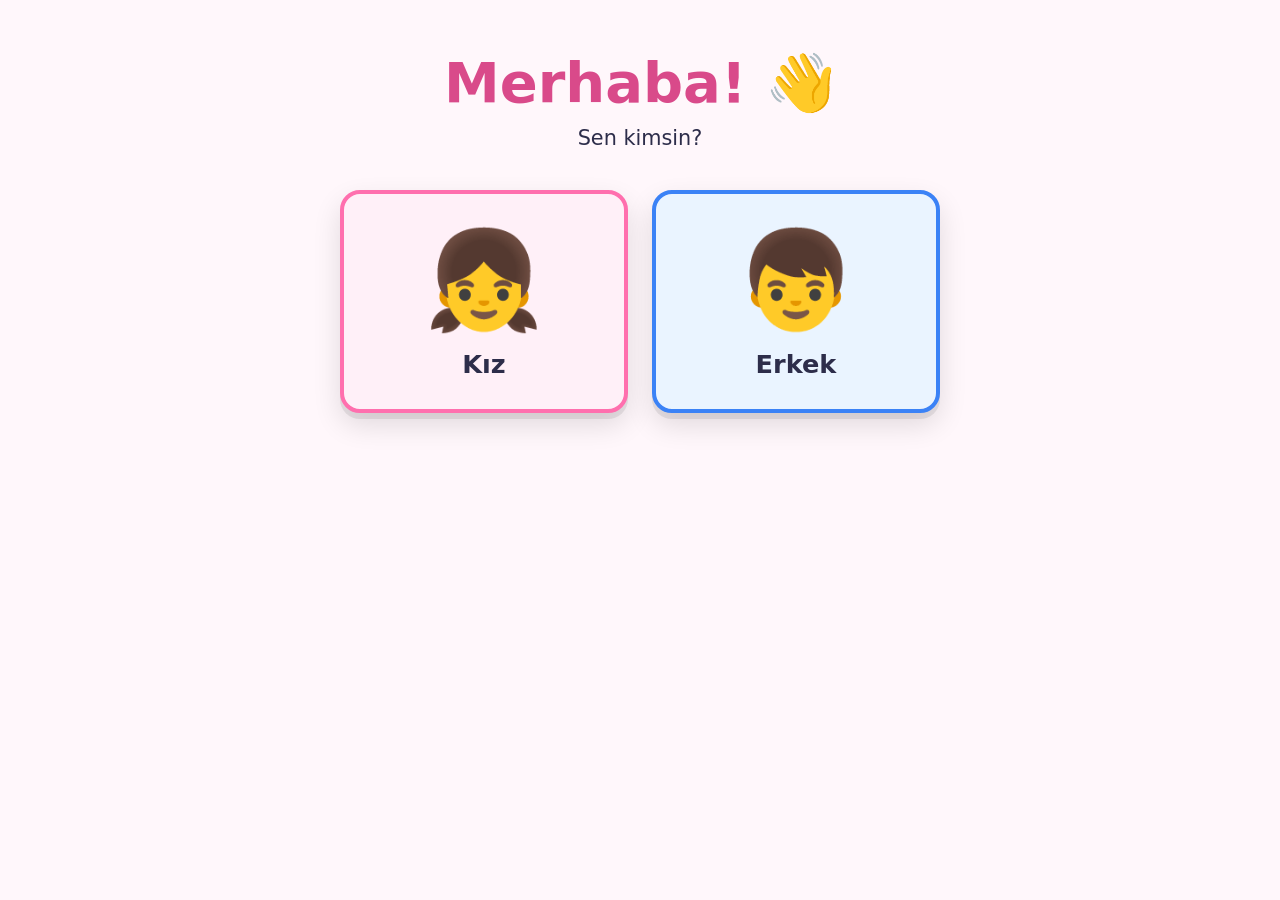
<file: index.html>
<!DOCTYPE html>
<html lang="tr">
<head>
<meta charset="UTF-8">
<meta name="viewport" content="width=device-width, initial-scale=1.0, user-scalable=no">
<title>Çocuk Oyun Sitesi</title>
<link rel="stylesheet" href="css/style.css">
</head>
<body>
<div id="app">
  <!-- Profil seçimi -->
  <section id="profile-screen" class="screen">
    <h1>Merhaba! 👋</h1>
    <p class="subtitle">Sen kimsin?</p>
    <div class="profile-grid">
      <button class="profile-card girl" data-profile="girl">
        <span class="profile-emoji">👧</span>
        <span class="profile-name">Kız</span>
      </button>
      <button class="profile-card boy" data-profile="boy">
        <span class="profile-emoji">👦</span>
        <span class="profile-name">Erkek</span>
      </button>
    </div>
  </section>

  <!-- Ana menü -->
  <section id="menu-screen" class="screen hidden">
    <header class="top-bar">
      <button id="change-profile" class="icon-btn" title="Profili değiştir">🔄</button>
      <h2 id="welcome">Hoş geldin!</h2>
      <span id="profile-badge" class="profile-badge"></span>
    </header>

    <!-- Bölüm 1: Hafıza Oyunları -->
    <div class="menu-section">
      <h3 class="section-title">🧠 Hafıza Oyunları</h3>
      <div class="games-grid" id="games-grid"></div>
    </div>

    <!-- Bölüm 2: Eğlence Oyunları -->
    <div class="menu-section">
      <h3 class="section-title">🎮 Eğlence Oyunları</h3>
      <div class="games-grid" id="fun-grid"></div>
    </div>

    <!-- Bölüm 3: Macera & Keşif -->
    <div class="menu-section">
      <h3 class="section-title">🌍 Macera &amp; Keşif</h3>
      <a class="adventure-banner" href="adventure/index.html">
        <div class="adventure-icons">🏛️ 🔭 🗺️ 🕌</div>
        <div class="adventure-text">
          <strong>Tarih · Fen · Genel Kültür · İstanbul</strong>
          <span>40 hap bilgi kartı — çevir ve öğren!</span>
        </div>
        <div class="adventure-arrow">➡️</div>
      </a>
    </div>
  </section>
</div>
<script src="js/themes.js"></script>
<script src="js/progress.js"></script>
<script src="js/main.js"></script>
</body>
</html>
</file>
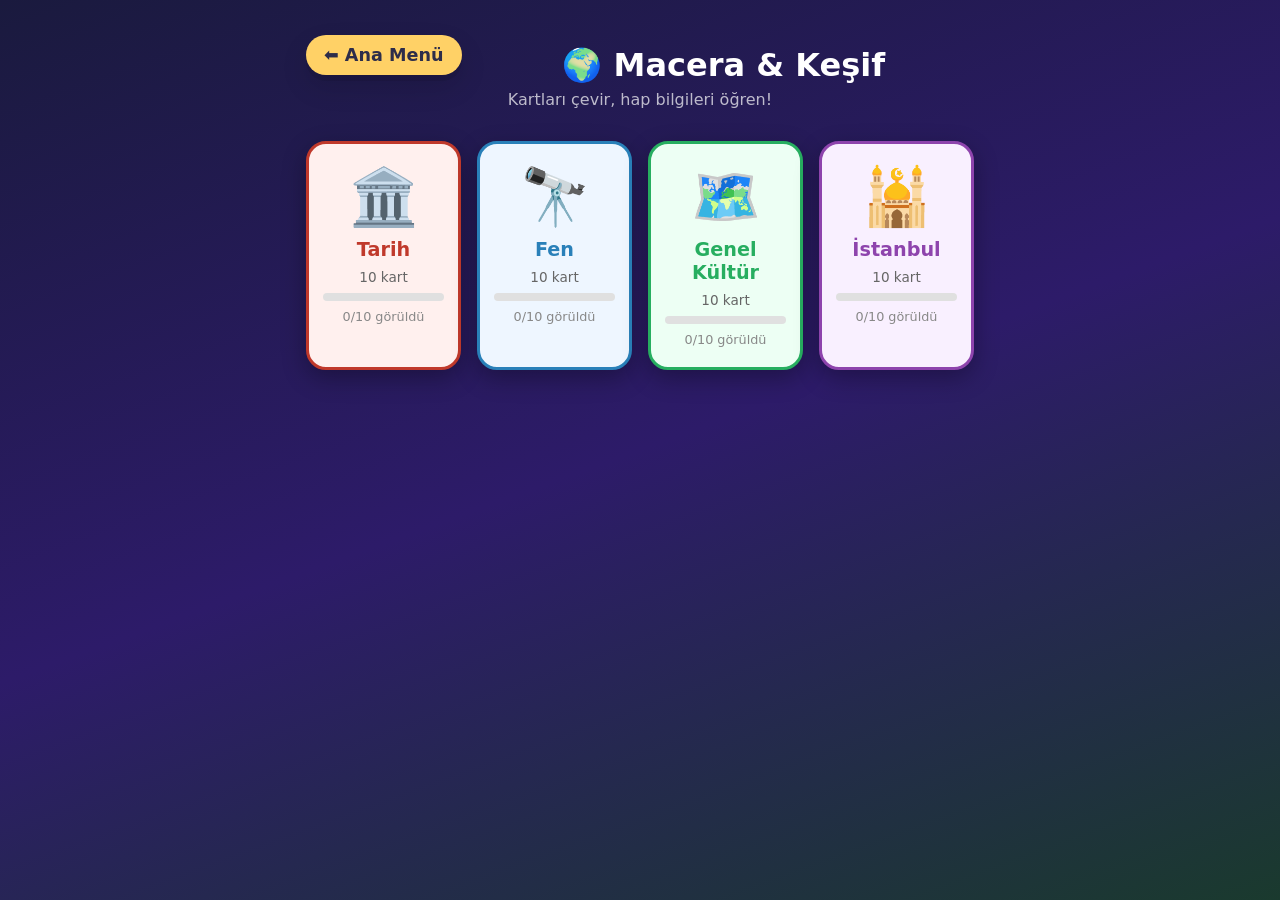
<file: adventure/index.html>
<!DOCTYPE html>
<html lang="tr">
<head>
<meta charset="UTF-8">
<meta name="viewport" content="width=device-width, initial-scale=1.0, user-scalable=no">
<title>Macera & Keşif</title>
<link rel="stylesheet" href="../css/style.css">
<link rel="stylesheet" href="../css/adventure.css">
</head>
<body class="adv-body">
<div class="adv-wrap">
  <header class="adv-header">
    <a class="back-btn" href="../index.html">⬅️ Ana Menü</a>
    <h1>🌍 Macera &amp; Keşif</h1>
    <p class="adv-subtitle">Kartları çevir, hap bilgileri öğren!</p>
  </header>

  <div class="adv-cat-grid" id="cat-grid"></div>
</div>

<script src="../js/adventure/data.js"></script>
<script>
document.addEventListener("DOMContentLoaded", () => {
  const PROGRESS_KEY = "adventure_progress_v1";
  function getProgress() { try { return JSON.parse(localStorage.getItem(PROGRESS_KEY)||"{}"); } catch { return {}; } }

  const grid = document.getElementById("cat-grid");
  Object.entries(ADVENTURE_CATEGORIES).forEach(([id, cat]) => {
    const prog = getProgress();
    const seen = Object.keys(prog[id]||{}).length;
    const total = cat.cards.length;
    const pct = Math.round(seen/total*100);

    const card = document.createElement("a");
    card.className = "adv-cat-card";
    card.href = `cards.html?cat=${id}`;
    card.style.setProperty("--cc", cat.color);
    card.style.setProperty("--cl", cat.colorLight);
    card.innerHTML = `
      <div class="adv-cat-icon">${cat.icon}</div>
      <div class="adv-cat-name">${cat.title}</div>
      <div class="adv-cat-count">${total} kart</div>
      <div class="adv-cat-bar-wrap">
        <div class="adv-cat-bar" style="width:${pct}%; background:var(--cc)"></div>
      </div>
      <div class="adv-cat-pct">${seen}/${total} görüldü</div>
    `;
    grid.appendChild(card);
  });
});
</script>
</body>
</html>
</file>
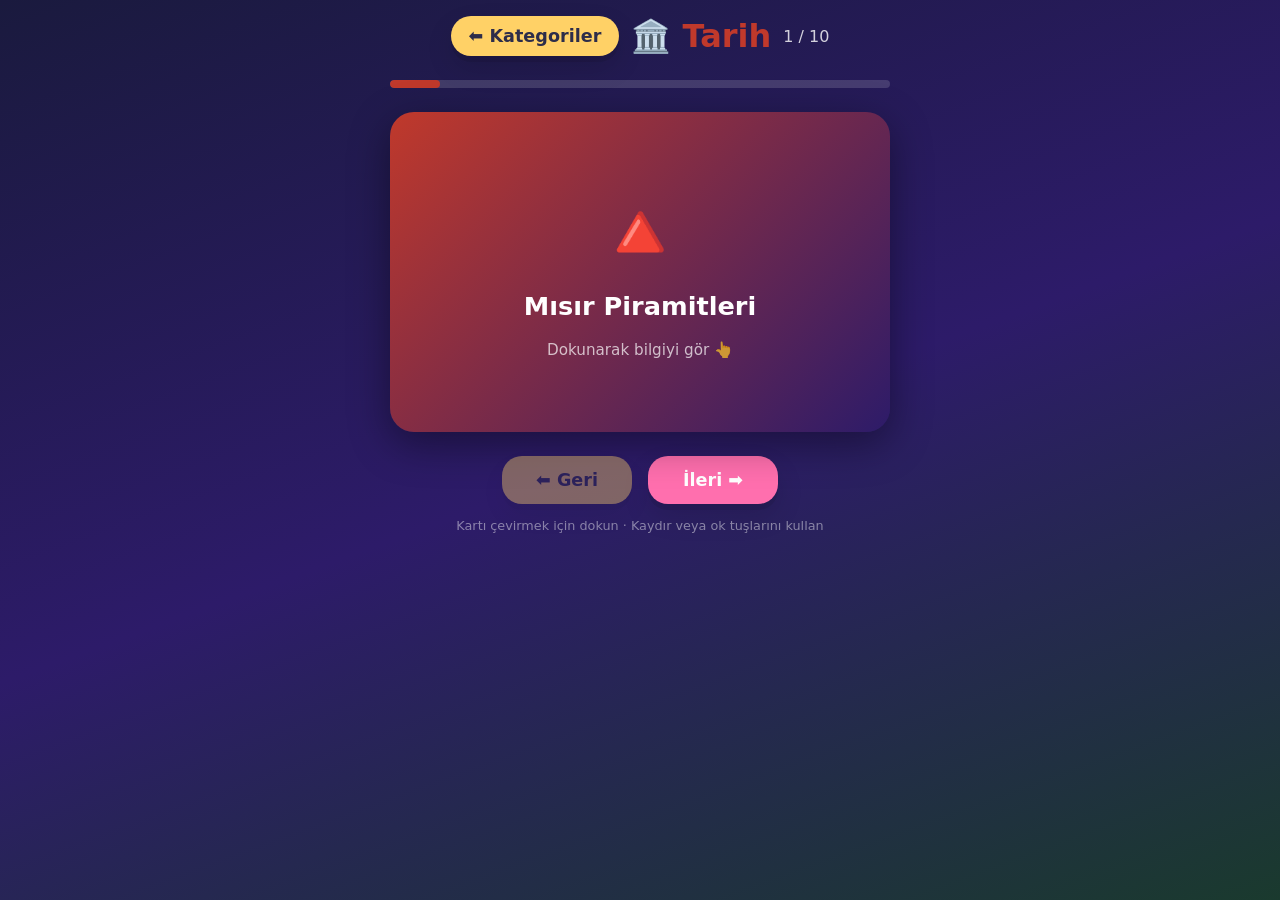
<file: adventure/cards.html>
<!DOCTYPE html>
<html lang="tr">
<head>
<meta charset="UTF-8">
<meta name="viewport" content="width=device-width, initial-scale=1.0, user-scalable=no">
<title>Keşif Kartları</title>
<link rel="stylesheet" href="../css/style.css">
<link rel="stylesheet" href="../css/adventure.css">
</head>
<body class="adv-body">
<div class="adv-wrap cards-wrap">
  <header class="adv-header">
    <a class="back-btn" href="index.html">⬅️ Kategoriler</a>
    <h2 id="cat-title">Yükleniyor...</h2>
    <div id="progress-text" class="progress-text">1 / 10</div>
  </header>

  <div class="progress-bar-track">
    <div id="progress-bar-fill" class="progress-bar-fill"></div>
  </div>

  <!-- Kart -->
  <div class="card-scene" id="card-scene" onclick="flipCard()">
    <div class="card-inner" id="card-inner">
      <div class="card-face card-front" id="card-front"></div>
      <div class="card-face card-back"  id="card-back"></div>
    </div>
  </div>

  <!-- Navigasyon -->
  <div class="card-nav">
    <button class="btn secondary" id="btn-prev" onclick="prevCard()">⬅️ Geri</button>
    <button class="btn"           id="btn-next" onclick="nextCard()">İleri ➡️</button>
  </div>

  <p class="adv-hint">Kartı çevirmek için dokun · Kaydır veya ok tuşlarını kullan</p>
</div>

<script src="../js/adventure/data.js"></script>
<script src="../js/adventure/cards.js"></script>
</body>
</html>
</file>
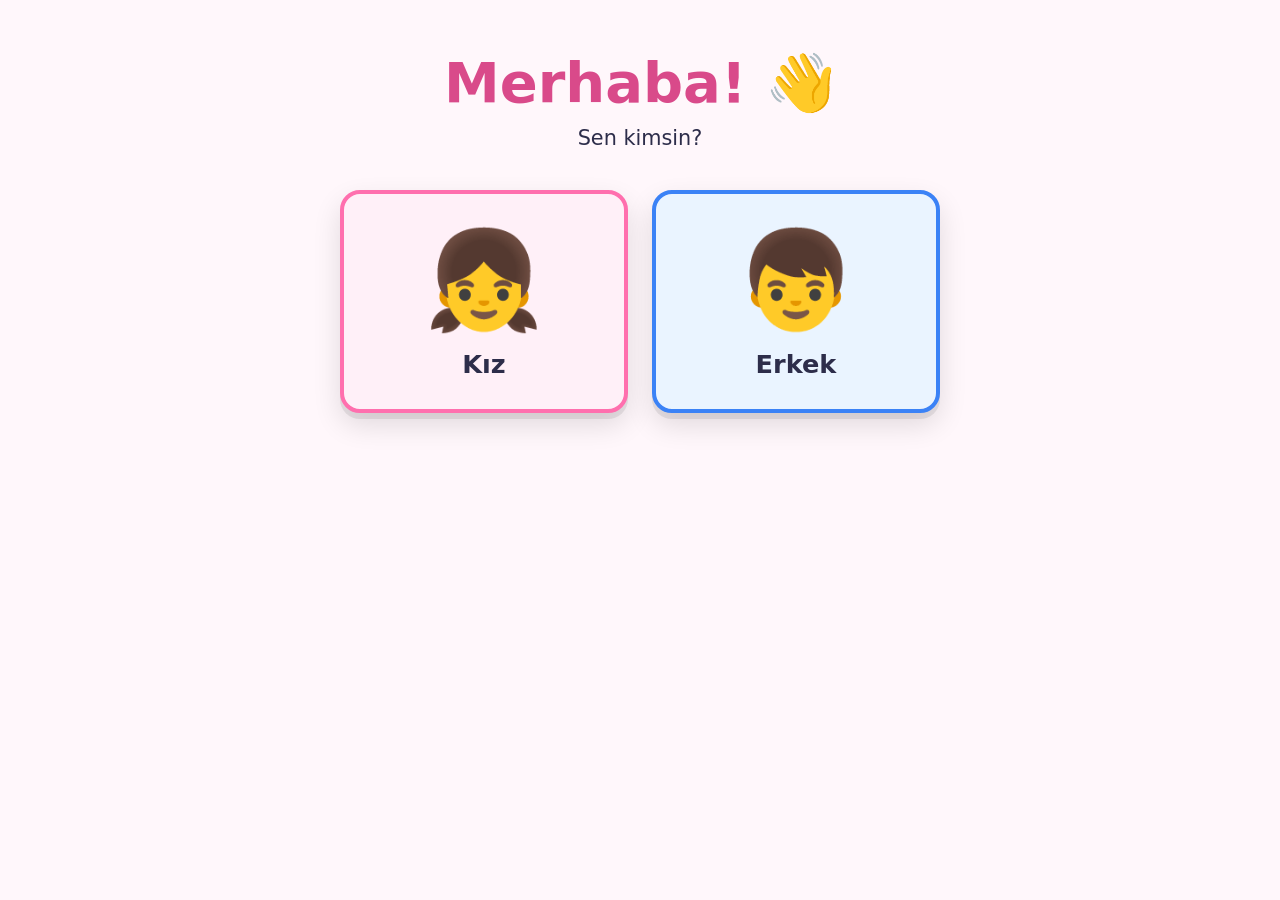
<file: games/difference.html>
<!DOCTYPE html>
<html lang="tr">
<head>
<meta charset="UTF-8">
<meta name="viewport" content="width=device-width, initial-scale=1.0, user-scalable=no">
<title>Farkı Bul</title>
<link rel="stylesheet" href="../css/style.css">
</head>
<body>
<div id="app" class="game-wrap">
  <div class="game-header">
    <a class="back-btn" href="../index.html">⬅️ Menü</a>
    <h1 class="game-title-big">🔍 Farkı Bul</h1>
    <div class="hud" id="hud"></div>
  </div>
  <p class="hint" id="hint">Bir seviye seç:</p>
  <div id="level-picker" class="level-picker"></div>
  <div id="board"></div>
</div>
<script src="../js/themes.js"></script>
<script src="../js/progress.js"></script>
<script src="../js/game-ui.js"></script>
<script src="../js/games/difference.js"></script>
</body>
</html>
</file>
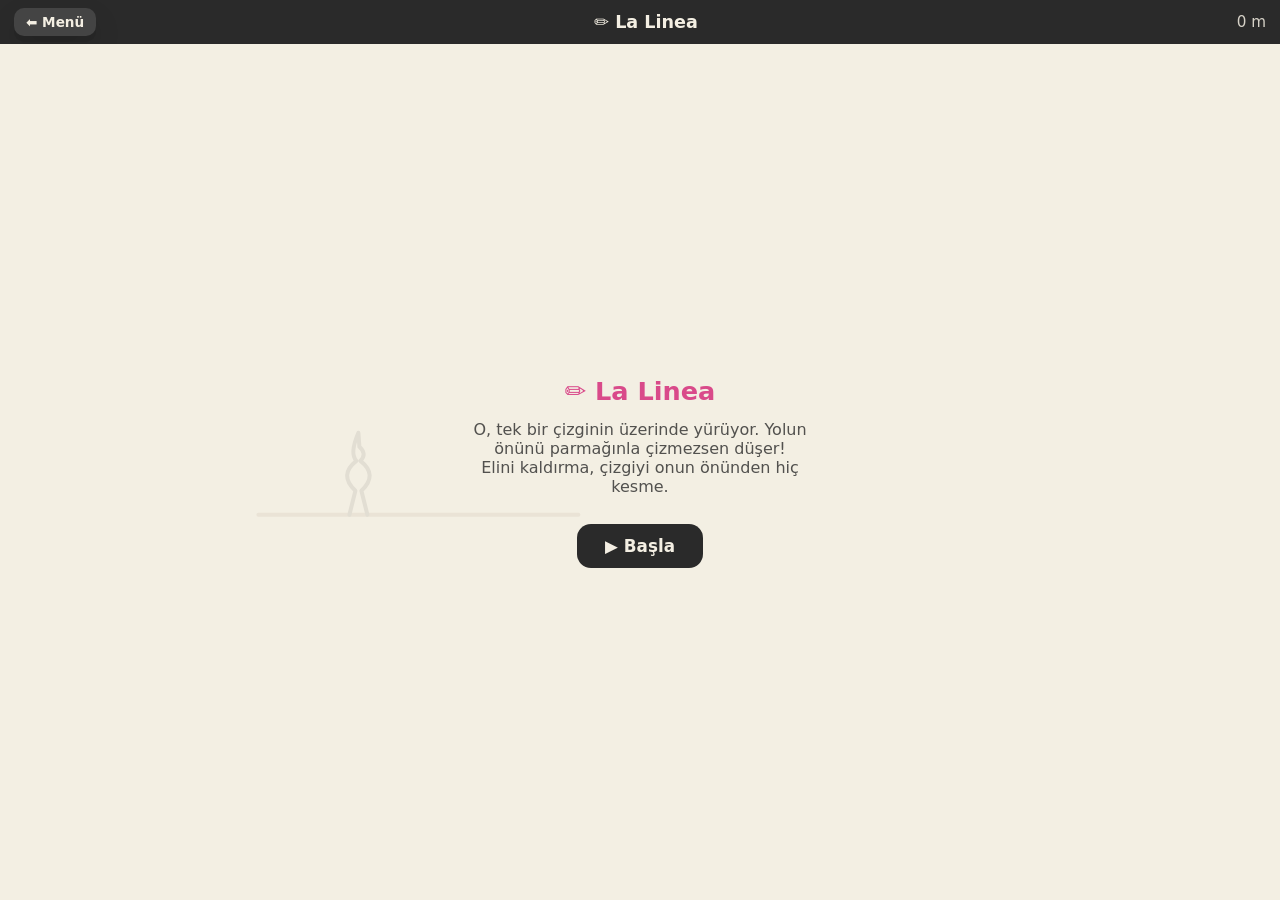
<file: games/linea.html>
<!DOCTYPE html>
<html lang="tr">
<head>
<meta charset="UTF-8">
<meta name="viewport" content="width=device-width, initial-scale=1.0, maximum-scale=1.0, user-scalable=no, viewport-fit=cover">
<title>La Linea</title>
<link rel="stylesheet" href="../css/style.css">
<style>
* { box-sizing: border-box; -webkit-tap-highlight-color: transparent; }
html, body {
  margin: 0; padding: 0; width: 100%;
  height: 100vh; height: 100dvh;
  overflow: hidden;
  background: #f4efe3;
  touch-action: none;
  -webkit-user-select: none; user-select: none;
}
#linea-app {
  width: 100%; height: 100%;
  display: flex; flex-direction: column;
  padding-left:  env(safe-area-inset-left,  0px);
  padding-right: env(safe-area-inset-right, 0px);
}
.linea-header {
  display: flex; justify-content: space-between; align-items: center;
  padding: 8px 14px;
  padding-top: calc(8px + env(safe-area-inset-top, 0px));
  background: #2a2a2a;
  color: #f4efe3;
  font-family: "Comic Sans MS", system-ui, sans-serif;
  flex-shrink: 0;
  gap: 10px;
}
.linea-header .back-btn {
  background: #444; color: #f4efe3; text-decoration: none;
  padding: 6px 12px; border-radius: 10px; font-size: 0.85rem;
  flex-shrink: 0;
}
.linea-header .back-btn:active { background: #333; }
.linea-title { font-size: 1.1rem; font-weight: bold; white-space: nowrap; }
.linea-score { font-size: 0.95rem; opacity: 0.85; min-width: 70px; text-align: right; }

.canvas-wrap {
  flex: 1; position: relative; overflow: hidden;
  padding-bottom: env(safe-area-inset-bottom, 0px);
}
#linea-canvas {
  display: block;
  width: 100%; height: 100%;
  touch-action: none;
  cursor: crosshair;
}

.linea-overlay {
  position: absolute; inset: 0;
  display: flex; flex-direction: column; align-items: center; justify-content: center;
  gap: 14px;
  background: rgba(244, 239, 227, 0.92);
  text-align: center;
  padding: 20px;
  font-family: "Comic Sans MS", system-ui, sans-serif;
  color: #2a2a2a;
}
.linea-overlay.hidden { display: none; }
.linea-overlay h1 { font-size: 1.6rem; margin: 0; }
.linea-overlay p { font-size: 1rem; margin: 0; max-width: 340px; opacity: 0.8; }
.linea-overlay .big-score { font-size: 2.2rem; font-weight: bold; margin: 0; }
.linea-overlay .best-score { font-size: 0.9rem; opacity: 0.7; margin: 0; }
.linea-btn {
  background: #2a2a2a; color: #f4efe3; border: none;
  padding: 12px 28px; border-radius: 14px;
  font-size: 1.05rem; font-weight: bold; cursor: pointer;
  font-family: inherit; touch-action: manipulation;
}
.linea-btn:active { background: #111; }
</style>
</head>
<body>

<div id="linea-app">
  <div class="linea-header">
    <a class="back-btn" href="../index.html">⬅️ Menü</a>
    <div class="linea-title">✏️ La Linea</div>
    <div class="linea-score" id="live-score">0 m</div>
  </div>
  <div class="canvas-wrap">
    <canvas id="linea-canvas"></canvas>

    <div class="linea-overlay" id="start-overlay">
      <h1>✏️ La Linea</h1>
      <p>O, tek bir çizginin üzerinde yürüyor. Yolun önünü parmağınla çizmezsen düşer!<br>Elini kaldırma, çizgiyi onun önünden hiç kesme.</p>
      <p class="best-score" id="best-score-start"></p>
      <button class="linea-btn" id="btn-play">▶ Başla</button>
    </div>

    <div class="linea-overlay hidden" id="over-overlay">
      <h1>Çizgi bitti! 😯</h1>
      <p class="big-score" id="final-score">0 m</p>
      <p class="best-score" id="best-score-over"></p>
      <button class="linea-btn" id="btn-retry">🔁 Tekrar Dene</button>
    </div>
  </div>
</div>

<script src="../js/games/linea.js"></script>
</body>
</html>
</file>
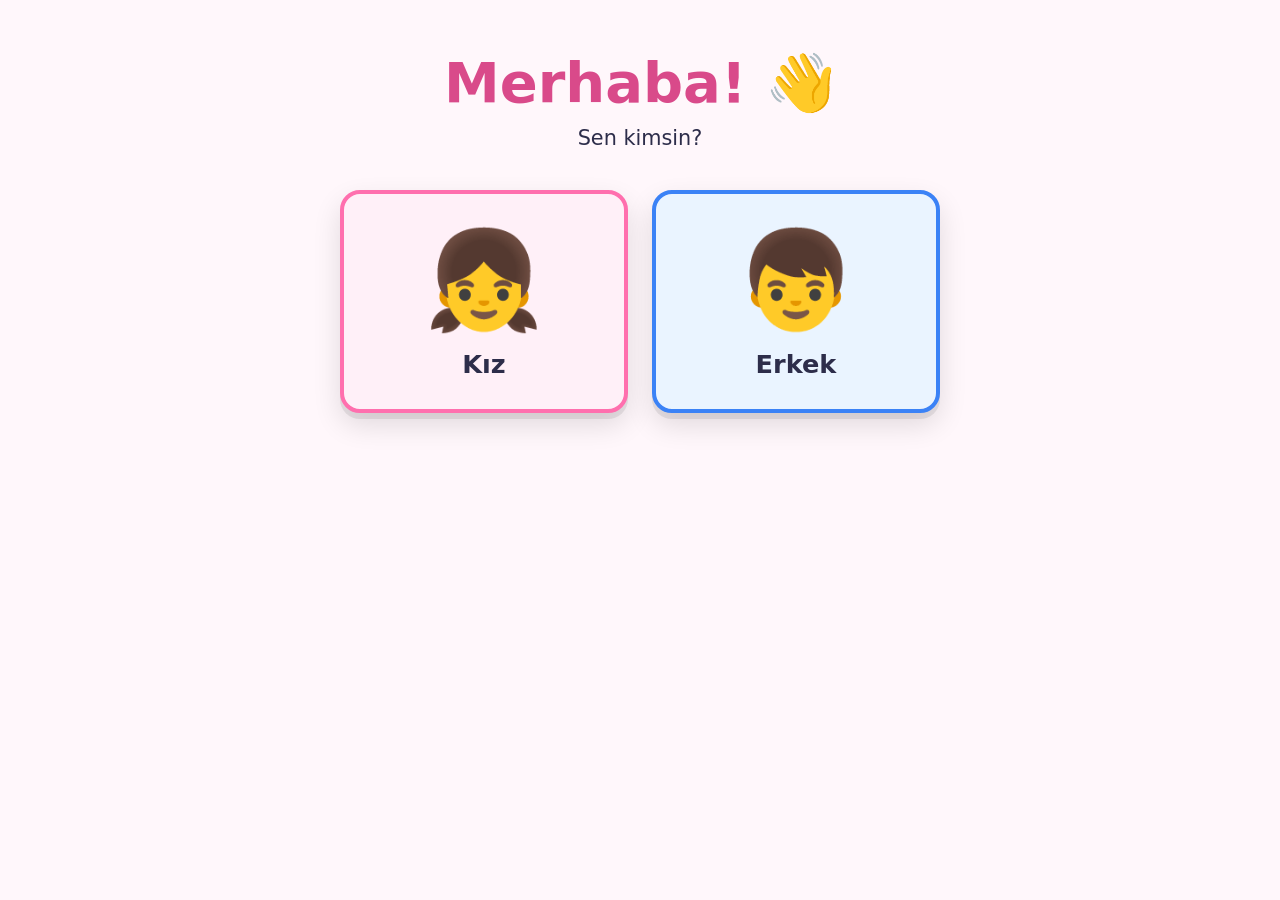
<file: games/match.html>
<!DOCTYPE html>
<html lang="tr">
<head>
<meta charset="UTF-8">
<meta name="viewport" content="width=device-width, initial-scale=1.0, user-scalable=no">
<title>Kart Eşleştirme</title>
<link rel="stylesheet" href="../css/style.css">
</head>
<body>
<div id="app" class="game-wrap">
  <div class="game-header">
    <a class="back-btn" href="../index.html">⬅️ Menü</a>
    <h1 class="game-title-big">🎴 Kart Eşleştirme</h1>
    <div class="hud" id="hud"></div>
  </div>
  <p class="hint" id="hint">Bir seviye seç:</p>
  <div id="level-picker" class="level-picker"></div>
  <div id="board"></div>
</div>
<script src="../js/themes.js"></script>
<script src="../js/progress.js"></script>
<script src="../js/game-ui.js"></script>
<script src="../js/games/match.js"></script>
</body>
</html>
</file>
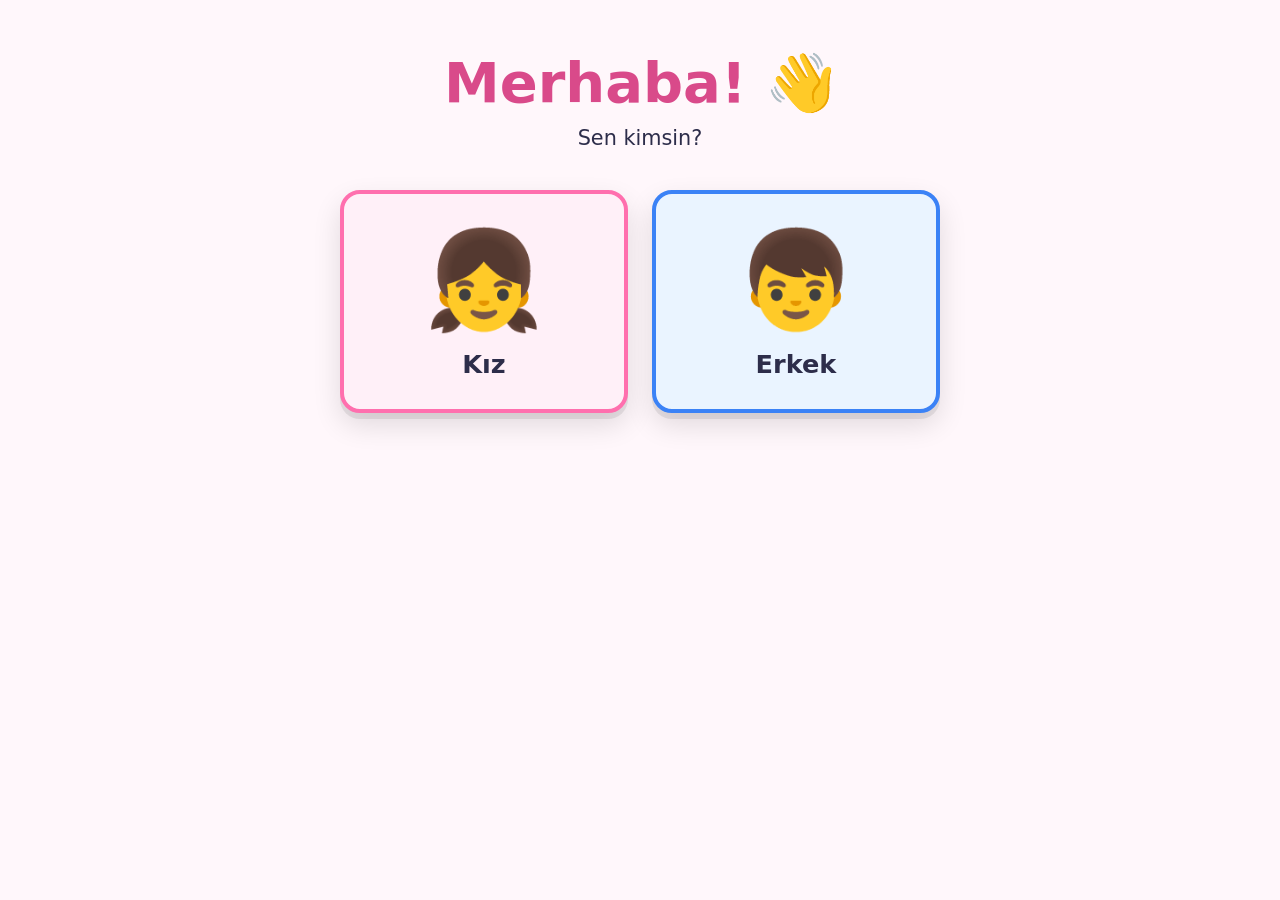
<file: games/plant.html>
<!DOCTYPE html>
<html lang="tr">
<head>
<meta charset="UTF-8">
<meta name="viewport" content="width=device-width, initial-scale=1.0, user-scalable=no">
<title>Bitki Atölyesi</title>
<link rel="stylesheet" href="../css/style.css">
<link rel="stylesheet" href="../css/plant.css">
</head>
<body>
<div id="app" class="game-wrap">
  <div class="game-header">
    <a class="back-btn" href="../index.html">⬅️ Menü</a>
    <h1 class="game-title-big">🌱 Bitki Atölyesi</h1>
    <div class="hud" id="hud"></div>
  </div>
  <div id="plant-root"></div>
</div>
<script src="../js/game-ui.js"></script>
<script src="../js/games/plant.js"></script>
</body>
</html>
</file>
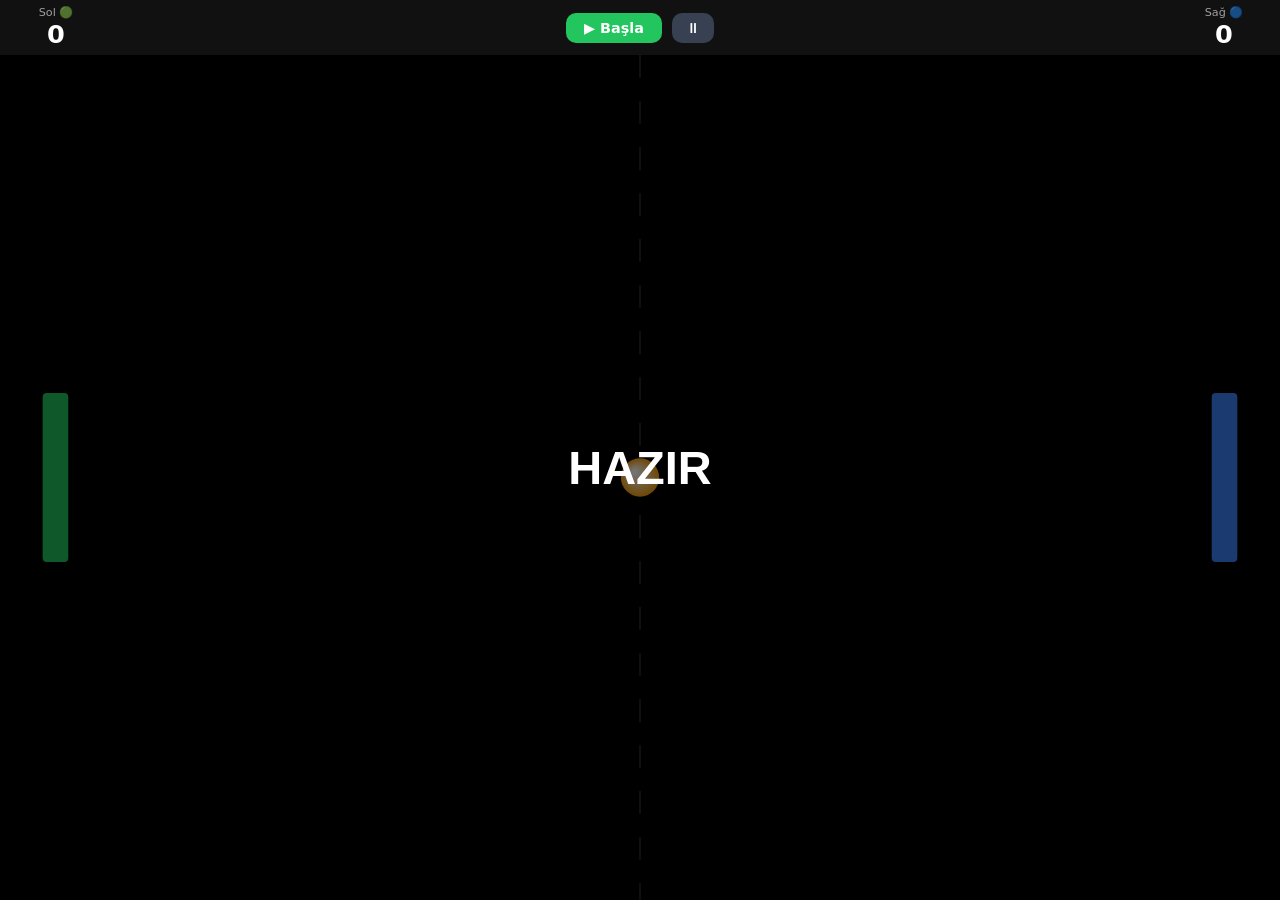
<file: games/pong.html>
<!DOCTYPE html>
<html lang="tr">
<head>
<meta charset="UTF-8">
<meta name="viewport" content="width=device-width, initial-scale=1.0, maximum-scale=1.0, user-scalable=no, viewport-fit=cover">
<title>Pinpon</title>
<link rel="stylesheet" href="../css/style.css">
<style>
* { box-sizing: border-box; -webkit-tap-highlight-color: transparent; }
html, body {
  margin: 0; padding: 0; width: 100%;
  height: 100vh; height: 100dvh;
  overflow: hidden;
  background: #000;
  touch-action: none;
  -webkit-user-select: none; user-select: none;
}

/* Portrait uyarısı */
#portrait-overlay {
  display: none;
  position: fixed; inset: 0; z-index: 999;
  background: #000;
  flex-direction: column; align-items: center; justify-content: center;
  color: white; text-align: center; gap: 20px;
  font-family: "Comic Sans MS", system-ui, sans-serif;
}
#portrait-overlay .icon { font-size: 5rem; animation: spin 2s linear infinite; }
#portrait-overlay p { font-size: 1.3rem; opacity: 0.85; padding: 0 30px; }
@keyframes spin { 0%{transform:rotate(0deg)} 50%{transform:rotate(90deg)} 100%{transform:rotate(90deg)} }

@media (orientation: portrait) {
  #portrait-overlay { display: -webkit-flex; display: flex; }
  #game-container   { display: none; }
}

/* Oyun kabı */
#game-container {
  width: 100%; height: 100%;
  padding-left:  env(safe-area-inset-left,  0px);
  padding-right: env(safe-area-inset-right, 0px);
  display: -webkit-flex; display: flex;
  flex-direction: column;
}

/* Üst skor barı */
.score-bar {
  display: -webkit-flex; display: flex;
  -webkit-justify-content: space-between; justify-content: space-between;
  -webkit-align-items: center; align-items: center;
  padding: 6px 16px;
  padding-top: calc(6px + env(safe-area-inset-top, 0px));
  background: #111;
  color: white;
  font-family: "Comic Sans MS", system-ui, sans-serif;
  flex-shrink: 0;
}
.score-side { text-align: center; min-width: 80px; }
.score-side .name { font-size: 0.7rem; opacity: 0.6; }
.score-side .pts  { font-size: 1.6rem; font-weight: bold; }
.score-mid { display: -webkit-flex; display: flex; gap: 10px; -webkit-align-items: center; align-items: center; }
#btn-start {
  background: #22c55e; color: white; border: none;
  padding: 7px 18px; border-radius: 10px;
  font-size: 0.9rem; font-weight: bold; cursor: pointer;
  font-family: inherit; touch-action: manipulation;
}
#btn-start:active { background: #16a34a; }
#btn-pause {
  background: #374151; color: white; border: none;
  padding: 7px 14px; border-radius: 10px;
  font-size: 0.9rem; cursor: pointer;
  font-family: inherit; touch-action: manipulation;
}
#btn-pause:active { background: #1f2937; }

/* Canvas alanı */
.canvas-wrap {
  -webkit-flex: 1; flex: 1;
  position: relative; overflow: hidden;
  padding-bottom: env(safe-area-inset-bottom, 0px);
}
#pong-canvas {
  display: block;
  width: 100%; height: 100%;
  touch-action: none;
  cursor: default;
}

/* Dokunma ipucu */
.touch-hint {
  position: absolute; bottom: calc(8px + env(safe-area-inset-bottom,0px));
  left: 50%; transform: translateX(-50%);
  color: rgba(255,255,255,0.3); font-size: 0.72rem;
  font-family: "Comic Sans MS", system-ui, sans-serif;
  white-space: nowrap; pointer-events: none;
}
@media (pointer: fine) { .touch-hint { display: none; } }
</style>
</head>
<body>

<!-- Portrait uyarısı -->
<div id="portrait-overlay">
  <div class="icon">📱</div>
  <p>Telefonu <strong>yatay</strong> çevir ve Pinpon oyna! 🏓</p>
</div>

<!-- Oyun -->
<div id="game-container">
  <div class="score-bar">
    <div class="score-side">
      <div class="name">Sol 🟢</div>
      <div class="pts" id="score-l">0</div>
    </div>
    <div class="score-mid">
      <button id="btn-start">▶ Başla</button>
      <button id="btn-pause">⏸</button>
    </div>
    <div class="score-side">
      <div class="name">Sağ 🔵</div>
      <div class="pts" id="score-r">0</div>
    </div>
  </div>
  <div class="canvas-wrap">
    <canvas id="pong-canvas"></canvas>
    <div class="touch-hint">Sol yarı = Sol raket &nbsp;|&nbsp; Sağ yarı = Sağ raket &nbsp;|&nbsp; Parmağını sürükle</div>
  </div>
</div>

<script src="../js/games/pong.js"></script>
</body>
</html>
</file>
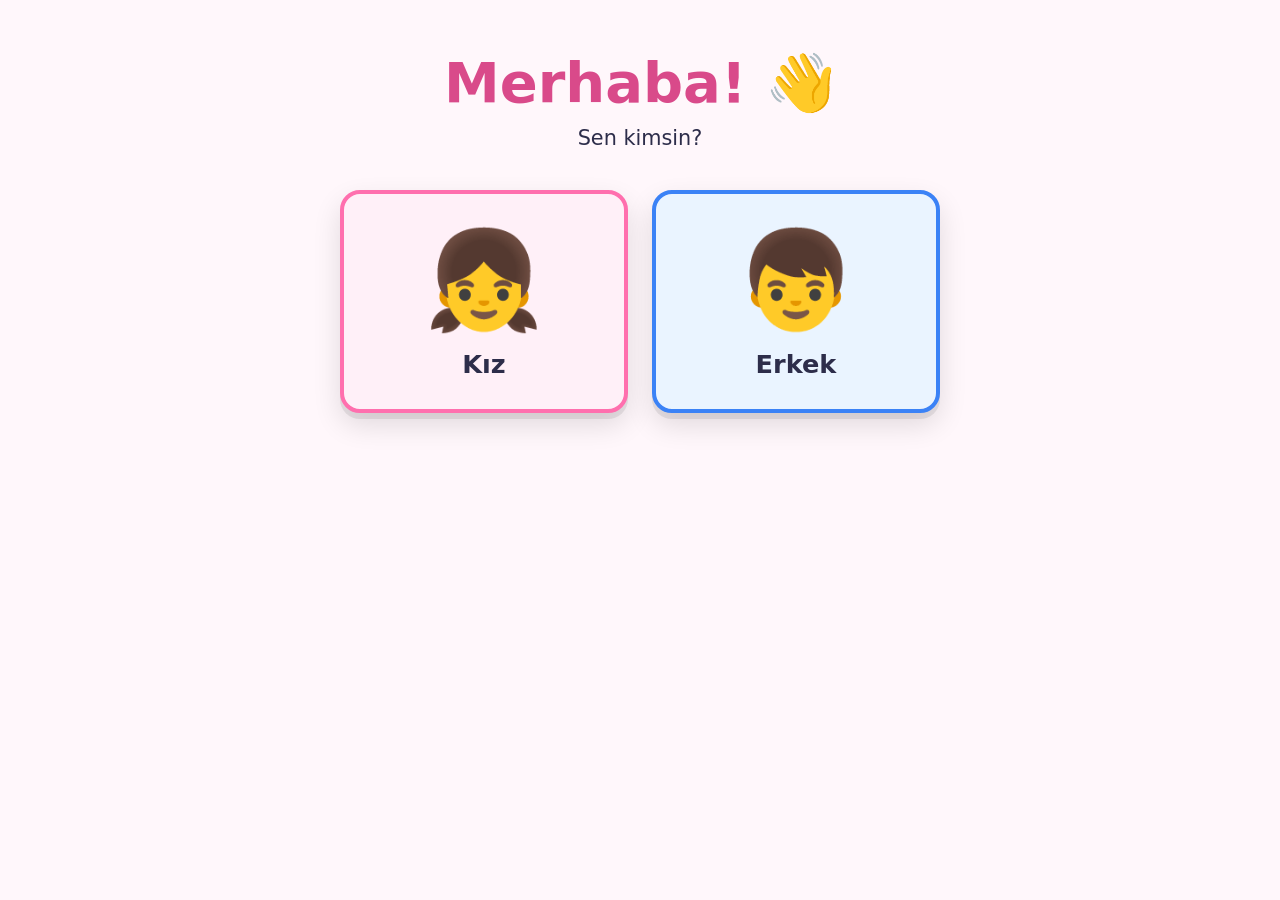
<file: games/sequence.html>
<!DOCTYPE html>
<html lang="tr">
<head>
<meta charset="UTF-8">
<meta name="viewport" content="width=device-width, initial-scale=1.0, user-scalable=no">
<title>Sıra Hatırlama</title>
<link rel="stylesheet" href="../css/style.css">
</head>
<body>
<div id="app" class="game-wrap">
  <div class="game-header">
    <a class="back-btn" href="../index.html">⬅️ Menü</a>
    <h1 class="game-title-big">🎶 Sıra Hatırlama</h1>
    <div class="hud" id="hud"></div>
  </div>
  <p class="hint" id="hint">Bir seviye seç:</p>
  <div id="level-picker" class="level-picker"></div>
  <div id="board"></div>
</div>
<script src="../js/themes.js"></script>
<script src="../js/progress.js"></script>
<script src="../js/game-ui.js"></script>
<script src="../js/games/sequence.js"></script>
</body>
</html>
</file>
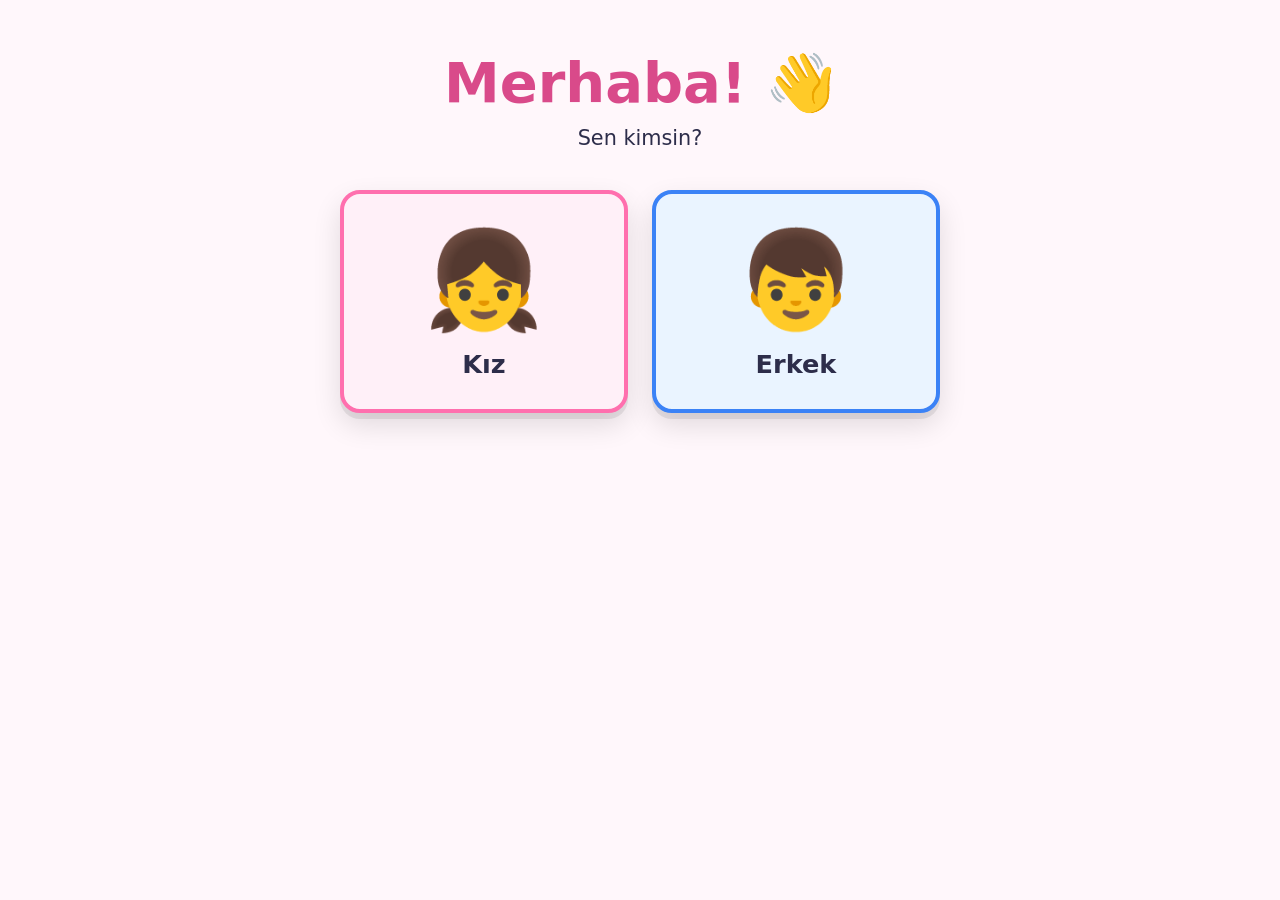
<file: games/shadow.html>
<!DOCTYPE html>
<html lang="tr">
<head>
<meta charset="UTF-8">
<meta name="viewport" content="width=device-width, initial-scale=1.0, user-scalable=no">
<title>Gölge Eşleme</title>
<link rel="stylesheet" href="../css/style.css">
</head>
<body>
<div id="app" class="game-wrap">
  <div class="game-header">
    <a class="back-btn" href="../index.html">⬅️ Menü</a>
    <h1 class="game-title-big">🌓 Gölge Eşleme</h1>
    <div class="hud" id="hud"></div>
  </div>
  <p class="hint" id="hint">Bir seviye seç:</p>
  <div id="level-picker" class="level-picker"></div>
  <div id="board"></div>
</div>
<script src="../js/themes.js"></script>
<script src="../js/progress.js"></script>
<script src="../js/game-ui.js"></script>
<script src="../js/games/shadow.js"></script>
</body>
</html>
</file>
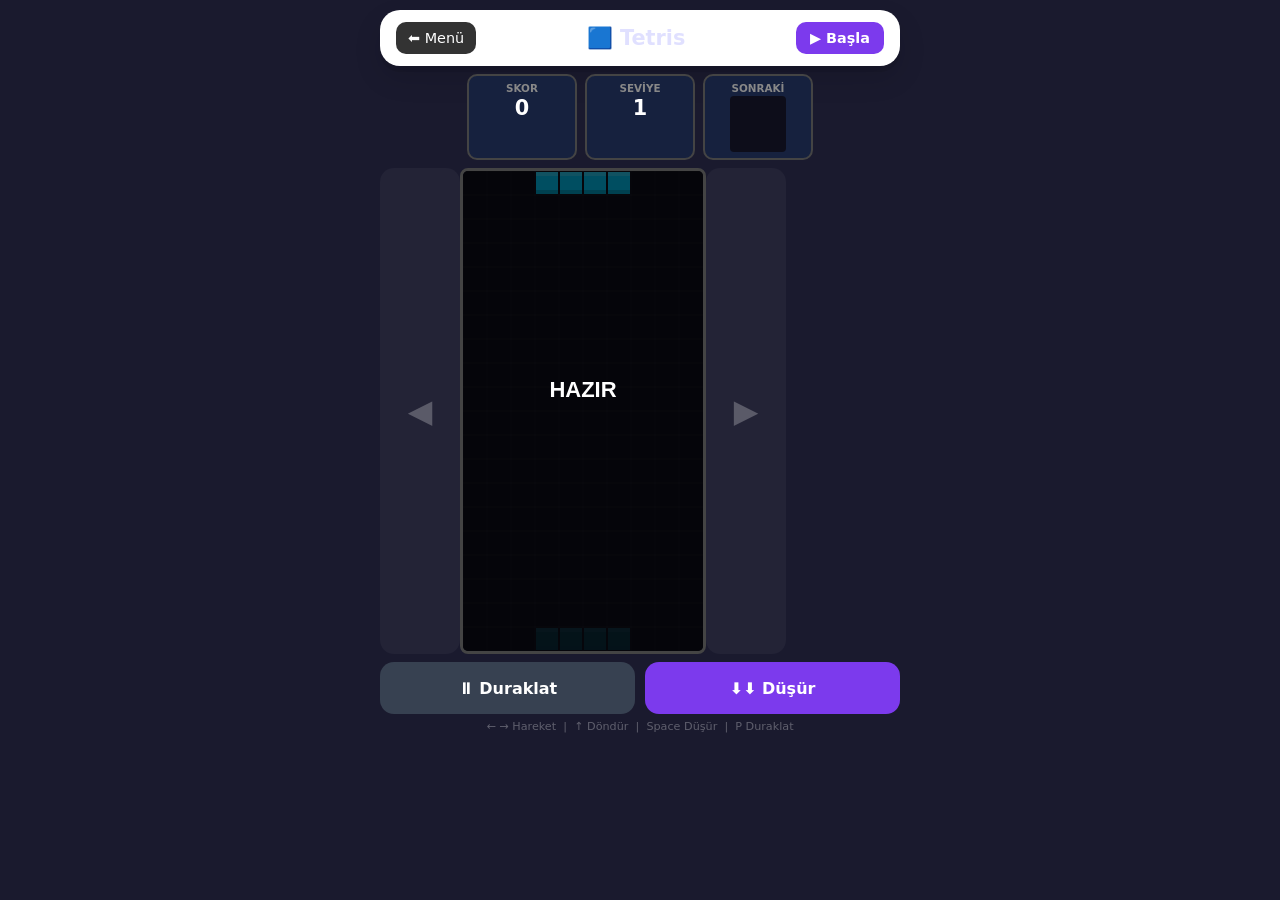
<file: games/tetris.html>
<!DOCTYPE html>
<html lang="tr">
<head>
<meta charset="UTF-8">
<meta name="viewport" content="width=device-width, initial-scale=1.0, user-scalable=no, viewport-fit=cover">
<title>Tetris</title>
<link rel="stylesheet" href="../css/style.css">
<style>
* { box-sizing: border-box; -webkit-tap-highlight-color: transparent; }
body {
  background: #1a1a2e;
  display: flex; flex-direction: column; align-items: center;
  min-height: 100vh;
  min-height: -webkit-fill-available;
  padding: 10px;
  padding-bottom: calc(10px + env(safe-area-inset-bottom, 0px));
  margin: 0;
  font-family: "Comic Sans MS", system-ui, sans-serif;
  overflow-x: hidden;
}

.top-bar {
  display: -webkit-flex; display: flex;
  -webkit-align-items: center; align-items: center;
  -webkit-justify-content: space-between; justify-content: space-between;
  width: 100%; max-width: 520px; margin-bottom: 8px; gap: 8px;
}
.top-bar a {
  color: white; text-decoration: none; background: #333;
  padding: 8px 12px; border-radius: 10px; font-size: 0.9rem;
  display: inline-block;
}
.top-bar h1 { color: #e0e0ff; font-size: 1.3rem; -webkit-flex: 1; flex: 1; text-align: center; margin: 0; }
#start-btn {
  background: #7c3aed; color: white; border: none; padding: 8px 14px;
  border-radius: 10px; font-size: 0.9rem; font-weight: bold;
  cursor: pointer; font-family: inherit; white-space: nowrap;
}
#start-btn:active { background: #5b21b6; }

.hud-row {
  display: -webkit-flex; display: flex;
  gap: 8px; margin-bottom: 8px;
  width: 100%; max-width: 520px;
  -webkit-justify-content: center; justify-content: center;
}
.hud-box {
  background: #16213e; border: 2px solid #444; border-radius: 10px;
  padding: 6px 12px; color: #e0e0ff; text-align: center;
  -webkit-flex: 1; flex: 1; max-width: 110px;
}
.hud-box h3 { font-size: 0.65rem; color: #888; margin: 0 0 2px; text-transform: uppercase; }
.hud-box .val { font-size: 1.3rem; font-weight: bold; color: #fff; }
#next-canvas { background: #0d0d1a; border-radius: 4px; display: block; margin: 0 auto; }

/* Oyun alanı */
.game-area {
  display: -webkit-flex; display: flex;
  -webkit-align-items: stretch; align-items: stretch;
  gap: 0; width: 100%; max-width: 520px; position: relative;
}

.side-zone {
  display: -webkit-flex; display: flex;
  -webkit-align-items: center; align-items: center;
  -webkit-justify-content: center; justify-content: center;
  -webkit-flex: 1; flex: 1; min-width: 52px; max-width: 80px;
  background: rgba(255,255,255,0.04);
  border-radius: 14px;
  cursor: pointer;
  -webkit-user-select: none; user-select: none;
  -webkit-transition: background 0.1s; transition: background 0.1s;
  font-size: 2rem;
  color: rgba(255,255,255,0.25);
  touch-action: none;
}
.side-zone.pressed,
.side-zone:active { background: rgba(255,255,255,0.14); color: rgba(255,255,255,0.7); }

#tetris-canvas {
  display: block;
  background: #0d0d1a;
  border: 3px solid #444;
  border-radius: 8px;
  cursor: pointer;
  touch-action: none;
  -webkit-flex-shrink: 0; flex-shrink: 0;
}

/* Alt kontroller — safe-area farkında */
.bottom-controls {
  display: -webkit-flex; display: flex;
  gap: 10px; margin-top: 8px;
  width: 100%; max-width: 520px;
  -webkit-justify-content: center; justify-content: center;
}
.drop-btn {
  background: #7c3aed; color: white; border: none;
  padding: 0; border-radius: 14px; font-size: 1rem; font-weight: bold;
  cursor: pointer; font-family: inherit;
  -webkit-flex: 1; flex: 1;
  min-height: 52px;
  touch-action: manipulation;
}
.drop-btn:active { background: #5b21b6; -webkit-transform: scale(0.97); transform: scale(0.97); }
.drop-btn.sec { background: #374151; }
.drop-btn.sec:active { background: #1f2937; }

.keyboard-hint {
  color: rgba(255,255,255,0.3); font-size: 0.7rem; text-align: center; margin-top: 6px;
}
@media (max-width: 480px) { .keyboard-hint { display: none; } }

/* Küçük ekranlar (iPhone 6: 375x667) */
@media (max-width: 380px) {
  .side-zone { min-width: 40px; font-size: 1.6rem; }
}
</style>
</head>
<body>

<div class="top-bar">
  <a href="../index.html">⬅️ Menü</a>
  <h1>🟦 Tetris</h1>
  <button id="start-btn">▶ Başla</button>
</div>

<div class="hud-row">
  <div class="hud-box"><h3>Skor</h3><div class="val" id="score">0</div></div>
  <div class="hud-box"><h3>Seviye</h3><div class="val" id="level">1</div></div>
  <div class="hud-box"><h3>Sonraki</h3><canvas id="next-canvas" width="56" height="56"></canvas></div>
</div>

<div class="game-area">
  <div class="side-zone" id="zone-left">◀</div>
  <canvas id="tetris-canvas" width="240" height="480"></canvas>
  <div class="side-zone" id="zone-right">▶</div>
</div>

<div class="bottom-controls">
  <button class="drop-btn sec" id="btn-pause">⏸ Duraklat</button>
  <button class="drop-btn"     id="btn-drop">⬇⬇ Düşür</button>
</div>

<p class="keyboard-hint">← → Hareket &nbsp;|&nbsp; ↑ Döndür &nbsp;|&nbsp; Space Düşür &nbsp;|&nbsp; P Duraklat</p>

<script src="../js/games/tetris.js"></script>
</body>
</html>
</file>
<file: css/style.css>
:root {
  --bg: #fff7fb;
  --text: #2d2d4a;
  --primary: #ff6fae;
  --primary-dark: #d94a8a;
  --accent: #ffd166;
  --card-bg: #ffffff;
  --shadow: 0 6px 0 rgba(0,0,0,0.08), 0 12px 28px rgba(0,0,0,0.12);
  --radius: 20px;
  --good: #4cd97b;
  --bad: #ff6b6b;
}
body.profile-girl {
  --bg: #fff0f8;
  --primary: #ff6fae;
  --primary-dark: #c93d80;
  --accent: #c77dff;
}
body.profile-boy {
  --bg: #eaf4ff;
  --primary: #3b82f6;
  --primary-dark: #1e40af;
  --accent: #ff8c42;
}

* { box-sizing: border-box; margin: 0; padding: 0; }
html, body { height: 100%; }
body {
  font-family: "Comic Sans MS", "Chalkboard SE", "Comic Neue", system-ui, sans-serif;
  background: var(--bg);
  color: var(--text);
  overflow-x: hidden;
  user-select: none;
  -webkit-tap-highlight-color: transparent;
}

#app { min-height: 100vh; padding: 20px; max-width: 1100px; margin: 0 auto; }
.screen { animation: fadeIn 0.4s ease; }
.hidden { display: none !important; }
@keyframes fadeIn { from { opacity: 0; transform: translateY(10px); } to { opacity: 1; transform: none; } }

h1 { font-size: clamp(2rem, 6vw, 3.5rem); text-align: center; margin: 30px 0 10px; color: var(--primary-dark); }
h2 { font-size: clamp(1.2rem, 3vw, 1.8rem); }
h3 { font-size: clamp(1.2rem, 3vw, 1.6rem); }
.subtitle { text-align: center; font-size: 1.3rem; margin-bottom: 30px; }
.section-title { text-align: center; margin: 20px 0; color: var(--primary-dark); }

/* Profil seçimi */
.profile-grid {
  display: grid;
  grid-template-columns: repeat(auto-fit, minmax(200px, 1fr));
  gap: 24px;
  max-width: 600px;
  margin: 40px auto;
}
.profile-card {
  background: var(--card-bg);
  border: 4px solid var(--primary);
  border-radius: var(--radius);
  padding: 30px 20px;
  cursor: pointer;
  box-shadow: var(--shadow);
  transition: transform 0.15s, box-shadow 0.15s;
  display: flex; flex-direction: column; align-items: center; gap: 12px;
  font-family: inherit;
}
.profile-card.girl { border-color: #ff6fae; background: #fff0f8; }
.profile-card.boy { border-color: #3b82f6; background: #eaf4ff; }
.profile-card:hover, .profile-card:focus { transform: translateY(-4px) scale(1.03); outline: none; }
.profile-card:active { transform: translateY(2px) scale(0.98); }
.profile-emoji { font-size: clamp(4rem, 10vw, 6rem); }
.profile-name { font-size: 1.6rem; font-weight: bold; color: var(--text); }

/* Üst bar */
.top-bar {
  display: flex; align-items: center; justify-content: space-between;
  background: var(--card-bg); padding: 12px 16px; border-radius: var(--radius);
  box-shadow: var(--shadow); margin-bottom: 20px;
}
.icon-btn {
  background: var(--primary); color: white; border: none; width: 48px; height: 48px;
  border-radius: 50%; font-size: 1.4rem; cursor: pointer; box-shadow: var(--shadow);
}
.icon-btn:active { transform: scale(0.92); }
.profile-badge { font-size: 2rem; }

/* Menü bölümleri */
.menu-section { margin-bottom: 36px; }

/* Macera & Keşif banner */
.adventure-banner {
  display: flex; align-items: center; gap: 16px;
  background: linear-gradient(135deg, #1a1a3e, #2d1b69);
  border-radius: var(--radius); padding: 20px 24px;
  box-shadow: var(--shadow); color: white; text-decoration: none;
  transition: transform 0.15s, filter 0.15s;
}
.adventure-banner:hover { transform: translateY(-3px); filter: brightness(1.1); }
.adventure-banner:active { transform: scale(0.98); }
.adventure-icons { font-size: 2rem; letter-spacing: 4px; white-space: nowrap; }
.adventure-text { flex: 1; display: flex; flex-direction: column; gap: 4px; }
.adventure-text strong { font-size: 1.1rem; }
.adventure-text span { font-size: 0.9rem; opacity: 0.75; }
.adventure-arrow { font-size: 1.6rem; }

/* Oyun kartları */
.games-grid {
  display: grid;
  grid-template-columns: repeat(auto-fit, minmax(220px, 1fr));
  gap: 20px;
  margin-top: 20px;
}
.game-card {
  background: var(--card-bg);
  border: 3px solid var(--primary);
  border-radius: var(--radius);
  padding: 24px 16px;
  text-align: center;
  cursor: pointer;
  box-shadow: var(--shadow);
  transition: transform 0.15s;
  display: flex; flex-direction: column; align-items: center; gap: 10px;
  text-decoration: none; color: inherit; font-family: inherit;
}
.game-card:hover { transform: translateY(-4px); }
.game-card:active { transform: translateY(2px) scale(0.98); }
.game-icon { font-size: 4rem; }
.game-title { font-size: 1.2rem; font-weight: bold; }
.game-stars { font-size: 1rem; color: var(--accent); }

/* Seviye seçici */
.level-picker {
  display: flex; justify-content: center; gap: 14px; margin: 20px 0; flex-wrap: wrap;
}
.level-btn {
  min-width: 120px; min-height: 80px; padding: 12px 20px;
  background: var(--primary); color: white; border: none; border-radius: var(--radius);
  font-size: 1.2rem; font-weight: bold; cursor: pointer; box-shadow: var(--shadow);
  font-family: inherit; display: flex; flex-direction: column; align-items: center; gap: 4px;
}
.level-btn.locked { background: #bbb; cursor: not-allowed; }
.level-btn:not(.locked):hover { transform: translateY(-2px); }
.level-btn:not(.locked):active { transform: translateY(2px) scale(0.97); }
.level-stars { font-size: 0.9rem; }

/* Geri butonu */
.back-btn {
  display: inline-flex; align-items: center; gap: 6px;
  background: var(--accent); color: var(--text); border: none;
  padding: 10px 18px; border-radius: var(--radius); font-size: 1.1rem; font-weight: bold;
  cursor: pointer; box-shadow: var(--shadow); font-family: inherit;
  text-decoration: none;
}
.back-btn:active { transform: scale(0.96); }

/* Oyun ekranı genel */
.game-wrap { padding: 10px; }
.game-header { display: flex; justify-content: space-between; align-items: center; margin-bottom: 20px; flex-wrap: wrap; gap: 10px; }
.game-title-big { font-size: 1.5rem; color: var(--primary-dark); }
.hud { display: flex; gap: 14px; font-size: 1.1rem; }
.hud span { background: var(--card-bg); padding: 8px 14px; border-radius: 14px; box-shadow: var(--shadow); }

/* Kart eşleştirme */
.match-grid { display: grid; gap: 10px; margin: 0 auto; max-width: 600px; }
.match-grid.cols-2 { grid-template-columns: repeat(2, 1fr); }
.match-grid.cols-3 { grid-template-columns: repeat(3, 1fr); }
.match-grid.cols-4 { grid-template-columns: repeat(4, 1fr); }
.match-card {
  aspect-ratio: 1;
  border-radius: 16px;
  cursor: pointer;
  box-shadow: var(--shadow);
  position: relative;
  perspective: 800px;
  background: transparent;
  border: none;
  padding: 0;
  font-family: inherit;
}
.match-card-inner {
  position: absolute; inset: 0;
  transform-style: preserve-3d;
  transition: transform 0.5s;
  border-radius: 16px;
}
.match-card.flipped .match-card-inner,
.match-card.matched .match-card-inner {
  transform: rotateY(180deg);
}
.match-face {
  position: absolute; inset: 0;
  display: flex; align-items: center; justify-content: center;
  border-radius: 16px;
  backface-visibility: hidden;
  -webkit-backface-visibility: hidden;
  font-size: clamp(2rem, 8vw, 4rem);
}
.match-back {
  background: linear-gradient(135deg, var(--primary), var(--primary-dark));
  color: white;
  font-size: clamp(2rem, 7vw, 3.2rem);
}
.match-front {
  background: var(--card-bg);
  transform: rotateY(180deg);
  border: 3px solid var(--primary);
}
.match-card.matched .match-front {
  background: var(--good);
  border-color: var(--good);
  animation: pop 0.4s;
}
@keyframes pop { 0%,100% { transform: scale(1); } 50% { transform: scale(1.15); } }

/* Sıra (Simon) */
.sequence-pads {
  display: grid; grid-template-columns: repeat(2, 1fr); gap: 16px;
  max-width: 420px; margin: 20px auto;
}
.pad {
  aspect-ratio: 1; border-radius: 20px; cursor: pointer;
  box-shadow: var(--shadow); opacity: 0.6; transition: opacity 0.15s, transform 0.1s;
  border: none; font-size: 2.5rem;
}
.pad.lit { opacity: 1; transform: scale(1.05); filter: brightness(1.3); }
.pad-0 { background: #ff6b6b; }
.pad-1 { background: #4cd97b; }
.pad-2 { background: #4dabf7; }
.pad-3 { background: #ffd93d; }

/* Farkı bul */
.diff-wrap { display: flex; gap: 20px; justify-content: center; flex-wrap: wrap; }
.diff-grid {
  display: grid; grid-template-columns: repeat(4, 60px); gap: 6px;
  background: var(--card-bg); padding: 14px; border-radius: var(--radius); box-shadow: var(--shadow);
}
.diff-cell {
  width: 60px; height: 60px; display: flex; align-items: center; justify-content: center;
  font-size: 2rem; background: #f7f1ff; border-radius: 10px; cursor: pointer;
}
.diff-cell.right-side { cursor: pointer; }
.diff-cell.found { background: var(--good); animation: pop 0.4s; }

/* Kayıp eşya */
.missing-row {
  display: flex; flex-wrap: wrap; justify-content: center; gap: 12px; margin: 20px 0;
}
.missing-item {
  width: 80px; height: 80px; background: var(--card-bg); border-radius: 16px;
  display: flex; align-items: center; justify-content: center; font-size: 3rem;
  box-shadow: var(--shadow);
}
.missing-item.hidden-view { background: var(--primary); color: white; }
.missing-item.hidden-view::after { content: "❓"; font-size: 2.5rem; }
.missing-item.hidden-view > span { display: none; }
.options-row { display: flex; flex-wrap: wrap; justify-content: center; gap: 10px; margin: 20px 0; }
.option-btn {
  min-width: 80px; min-height: 80px; background: var(--card-bg);
  border: 3px solid var(--primary); border-radius: 16px; font-size: 3rem; cursor: pointer;
  box-shadow: var(--shadow);
}
.option-btn.correct { background: var(--good); border-color: var(--good); animation: pop 0.4s; }
.option-btn.wrong { background: var(--bad); animation: shake 0.4s; }
@keyframes shake { 0%,100% { transform: translateX(0); } 25% { transform: translateX(-6px); } 75% { transform: translateX(6px); } }

/* Gölge eşleme */
.shadow-wrap { display: flex; flex-direction: column; gap: 16px; align-items: center; margin: 20px 0; }
.shadow-target {
  background: var(--card-bg); padding: 20px; border-radius: var(--radius); box-shadow: var(--shadow);
  font-size: clamp(3rem, 10vw, 5rem); text-align: center;
}
.shadow-target .shadow-emoji {
  display: inline-block;
  filter: brightness(0) opacity(0.85);
}
.shadow-choices { display: flex; flex-wrap: wrap; justify-content: center; gap: 12px; }
.shadow-choice {
  min-width: 80px; min-height: 80px; background: var(--card-bg);
  border: 3px solid var(--primary); border-radius: 16px; font-size: 3rem; cursor: pointer;
  box-shadow: var(--shadow);
}
.shadow-choice.correct { background: var(--good); border-color: var(--good); animation: pop 0.4s; }
.shadow-choice.wrong { animation: shake 0.4s; background: var(--bad); }

/* Sonuç modalı */
.modal-backdrop {
  position: fixed; inset: 0; background: rgba(0,0,0,0.4);
  display: flex; align-items: center; justify-content: center; z-index: 100;
  animation: fadeIn 0.3s ease;
}
.modal {
  background: var(--card-bg); padding: 30px; border-radius: var(--radius); text-align: center;
  max-width: 90%; width: 400px; box-shadow: var(--shadow);
}
.modal h2 { color: var(--primary-dark); margin-bottom: 10px; }
.modal .stars { font-size: 3rem; margin: 20px 0; letter-spacing: 6px; }
.modal-actions { display: flex; gap: 12px; justify-content: center; flex-wrap: wrap; margin-top: 20px; }
.btn {
  background: var(--primary); color: white; border: none; padding: 14px 22px;
  border-radius: var(--radius); font-size: 1.1rem; font-weight: bold; cursor: pointer;
  box-shadow: var(--shadow); font-family: inherit; text-decoration: none; display: inline-block;
}
.btn.secondary { background: var(--accent); color: var(--text); }
.btn:active { transform: scale(0.96); }

/* Yıldız parıltı */
.sparkle {
  position: fixed; font-size: 3rem; pointer-events: none;
  animation: sparkle 0.8s ease-out forwards; z-index: 200;
}
@keyframes sparkle {
  0% { transform: translate(-50%,-50%) scale(0.5); opacity: 1; }
  100% { transform: translate(-50%,-150%) scale(1.8); opacity: 0; }
}

.hint { text-align: center; color: var(--primary-dark); font-size: 1.1rem; margin: 10px 0; }
</file>
<file: css/adventure.css>
:root {
  --cat-color: #8e44ad;
  --cat-light: #f9f0ff;
}

.adv-body {
  background: linear-gradient(160deg, #1a1a3e 0%, #2d1b69 50%, #1a3a2e 100%);
  min-height: 100vh;
}

.adv-wrap { max-width: 700px; margin: 0 auto; padding: 16px; }

.adv-header {
  display: flex; align-items: center; gap: 12px; flex-wrap: wrap;
  margin-bottom: 24px;
}
.adv-header h1, .adv-header h2 { color: #fff; font-size: clamp(1.4rem, 4vw, 2rem); flex: 1; }
.adv-subtitle { color: rgba(255,255,255,0.7); font-size: 1rem; width: 100%; margin-top: -16px; margin-bottom: 8px; text-align: center; }

/* Kategori ızgarası */
.adv-cat-grid {
  display: grid; grid-template-columns: repeat(auto-fit, minmax(150px, 1fr)); gap: 16px;
}
.adv-cat-card {
  background: var(--cl, #f9f0ff);
  border: 3px solid var(--cc, #8e44ad);
  border-radius: 20px; padding: 20px 14px; text-align: center;
  text-decoration: none; color: #1a1a2e;
  box-shadow: 0 8px 24px rgba(0,0,0,0.3);
  transition: transform 0.15s;
  display: flex; flex-direction: column; align-items: center; gap: 8px;
}
.adv-cat-card:hover { transform: translateY(-4px) scale(1.02); }
.adv-cat-card:active { transform: scale(0.97); }
.adv-cat-icon { font-size: 3.5rem; }
.adv-cat-name { font-size: 1.2rem; font-weight: bold; color: var(--cc); }
.adv-cat-count { font-size: 0.85rem; color: #666; }
.adv-cat-bar-wrap { width: 100%; height: 8px; background: #e0e0e0; border-radius: 4px; overflow: hidden; }
.adv-cat-bar { height: 100%; border-radius: 4px; transition: width 0.4s; }
.adv-cat-pct { font-size: 0.8rem; color: #888; }

/* Kart sahne */
.cards-wrap { display: flex; flex-direction: column; align-items: center; }

.progress-text { color: rgba(255,255,255,0.8); font-size: 1rem; white-space: nowrap; }
.progress-bar-track { width: 100%; max-width: 500px; height: 8px; background: rgba(255,255,255,0.15); border-radius: 4px; margin-bottom: 24px; overflow: hidden; }
.progress-bar-fill { height: 100%; background: var(--cat-color, #8e44ad); border-radius: 4px; transition: width 0.4s; }

.card-scene {
  width: 100%; max-width: 500px; height: 320px;
  perspective: 1000px; cursor: pointer; margin-bottom: 24px;
}
.card-inner {
  width: 100%; height: 100%;
  transform-style: preserve-3d;
  transition: transform 0.6s cubic-bezier(0.4, 0, 0.2, 1);
  border-radius: 24px;
}
.card-inner.flipped { transform: rotateY(180deg); }

.card-face {
  position: absolute; inset: 0;
  backface-visibility: hidden; -webkit-backface-visibility: hidden;
  border-radius: 24px;
  display: flex; flex-direction: column; align-items: center; justify-content: center;
  padding: 24px; gap: 12px;
  box-shadow: 0 12px 40px rgba(0,0,0,0.4);
}
.card-front {
  background: linear-gradient(135deg, var(--cat-color, #8e44ad), #2d1b69);
  color: white;
}
.card-back {
  background: white;
  transform: rotateY(180deg);
  justify-content: flex-start; padding-top: 20px;
  overflow-y: auto;
}
.card-emoji { font-size: clamp(3.5rem, 12vw, 5rem); }
.card-emoji.small { font-size: 2.2rem; }
.card-main-title { font-size: clamp(1.2rem, 3vw, 1.6rem); font-weight: bold; text-align: center; }
.card-front .card-main-title { color: white; }
.card-back  .card-main-title { color: var(--cat-color, #8e44ad); }
.card-tap-hint { color: rgba(255,255,255,0.7); font-size: 0.95rem; margin-top: 8px; }
.card-fact {
  font-size: clamp(0.95rem, 2.5vw, 1.1rem); color: #2d2d4a;
  line-height: 1.6; text-align: center;
}
.card-bonus {
  background: #f0f9ff; border-left: 4px solid var(--cat-color, #8e44ad);
  padding: 10px 14px; border-radius: 0 12px 12px 0;
  font-size: 0.9rem; color: #444; line-height: 1.5; text-align: left; width: 100%;
}

.card-nav {
  display: flex; gap: 16px; margin-bottom: 14px; width: 100%; max-width: 500px; justify-content: center;
}
.card-nav .btn { min-width: 130px; }
.card-nav .btn:disabled { opacity: 0.4; cursor: not-allowed; }
.adv-hint { color: rgba(255,255,255,0.45); font-size: 0.8rem; text-align: center; }
</file>
<file: css/plant.css>
/* Bitki Atölyesi */
.plant-category-grid { margin: 20px auto; }

.plant-pick-grid {
  display: grid;
  grid-template-columns: repeat(auto-fit, minmax(110px, 1fr));
  gap: 14px;
  max-width: 700px;
  margin: 20px auto;
}
.plant-pick-card { padding: 16px 10px; }
.plant-pick-card .game-icon { font-size: 3rem; }

.plant-controls {
  display: flex; justify-content: center; gap: 12px; flex-wrap: wrap; margin-top: 18px;
}

.plant-subhint { font-size: 0.85rem; opacity: 0.65; margin-top: -6px; }

.workshop { display: flex; flex-direction: column; align-items: center; gap: 16px; }

.plant-rotate-row {
  display: flex; align-items: center; justify-content: center; gap: 10px; flex-wrap: wrap;
  margin-top: -8px;
}
.rotate-btn { padding: 8px 14px; font-size: 0.95rem; }
.plant-rotate-hint { font-size: 0.8rem; opacity: 0.7; }

.plant-stage {
  position: relative;
  width: min(90vw, 380px);
  aspect-ratio: 1;
  border-radius: 28px;
  background: linear-gradient(180deg, #bfe8ff 0%, #bfe8ff 62%, #b6e6a8 62%, #b6e6a8 100%);
  box-shadow: var(--shadow);
  overflow: hidden;
  touch-action: none;
}
.plant-body {
  position: absolute; inset: 0;
  display: flex; align-items: center; justify-content: center;
  font-size: clamp(5rem, 26vw, 9rem);
  pointer-events: none;
  filter: drop-shadow(0 8px 6px rgba(0,0,0,0.15));
}
.placed-item {
  position: absolute;
  transform: translate(-50%, -50%);
  cursor: grab;
  touch-action: none;
  filter: drop-shadow(0 3px 3px rgba(0,0,0,0.2));
}
.placed-item:active { cursor: grabbing; }
.placed-item.selected {
  outline: 3px dashed var(--primary);
  outline-offset: 6px;
  border-radius: 12px;
}
.placed-item svg { display: block; width: 100%; height: auto; }

.remove-badge {
  position: absolute;
  transform: translate(24px, -46px);
  background: white; border: none; border-radius: 50%;
  width: 34px; height: 34px; font-size: 1rem; cursor: pointer;
  box-shadow: var(--shadow); z-index: 999;
}

.plant-tabs {
  display: flex; flex-wrap: wrap; justify-content: center; gap: 8px;
  max-width: 700px;
}
.tab-btn {
  display: flex; flex-direction: column; align-items: center; gap: 2px;
  min-width: 68px; padding: 8px 10px; font-size: 1.4rem;
  background: var(--card-bg); border: 3px solid transparent; border-radius: 14px;
  cursor: pointer; box-shadow: var(--shadow); font-family: inherit;
}
.tab-btn span { font-size: 0.68rem; font-weight: bold; color: var(--text); }
.tab-btn.active { border-color: var(--primary); }
.tab-btn:active { transform: scale(0.95); }

.palette-row {
  display: flex; gap: 12px; overflow-x: auto; padding: 10px 6px;
  max-width: 700px; width: 100%;
}
.palette-item {
  flex: 0 0 auto; display: flex; flex-direction: column; align-items: center; gap: 4px;
  background: var(--card-bg); border-radius: 14px; padding: 8px; box-shadow: var(--shadow);
  cursor: grab; touch-action: none; width: 84px;
}
.palette-item:active { cursor: grabbing; }
.palette-thumb { width: 60px; height: 44px; display: flex; align-items: center; justify-content: center; }
.palette-thumb svg { width: 100%; height: 100%; }
.palette-item span { font-size: 0.68rem; text-align: center; color: var(--text); }

.drag-ghost {
  position: fixed; width: 70px; height: 52px; pointer-events: none;
  transform: translate(-50%, -50%) scale(1.15); opacity: 0.9; z-index: 1000;
  filter: drop-shadow(0 4px 6px rgba(0,0,0,0.3));
}
.drag-ghost svg { width: 100%; height: 100%; }
</file>
